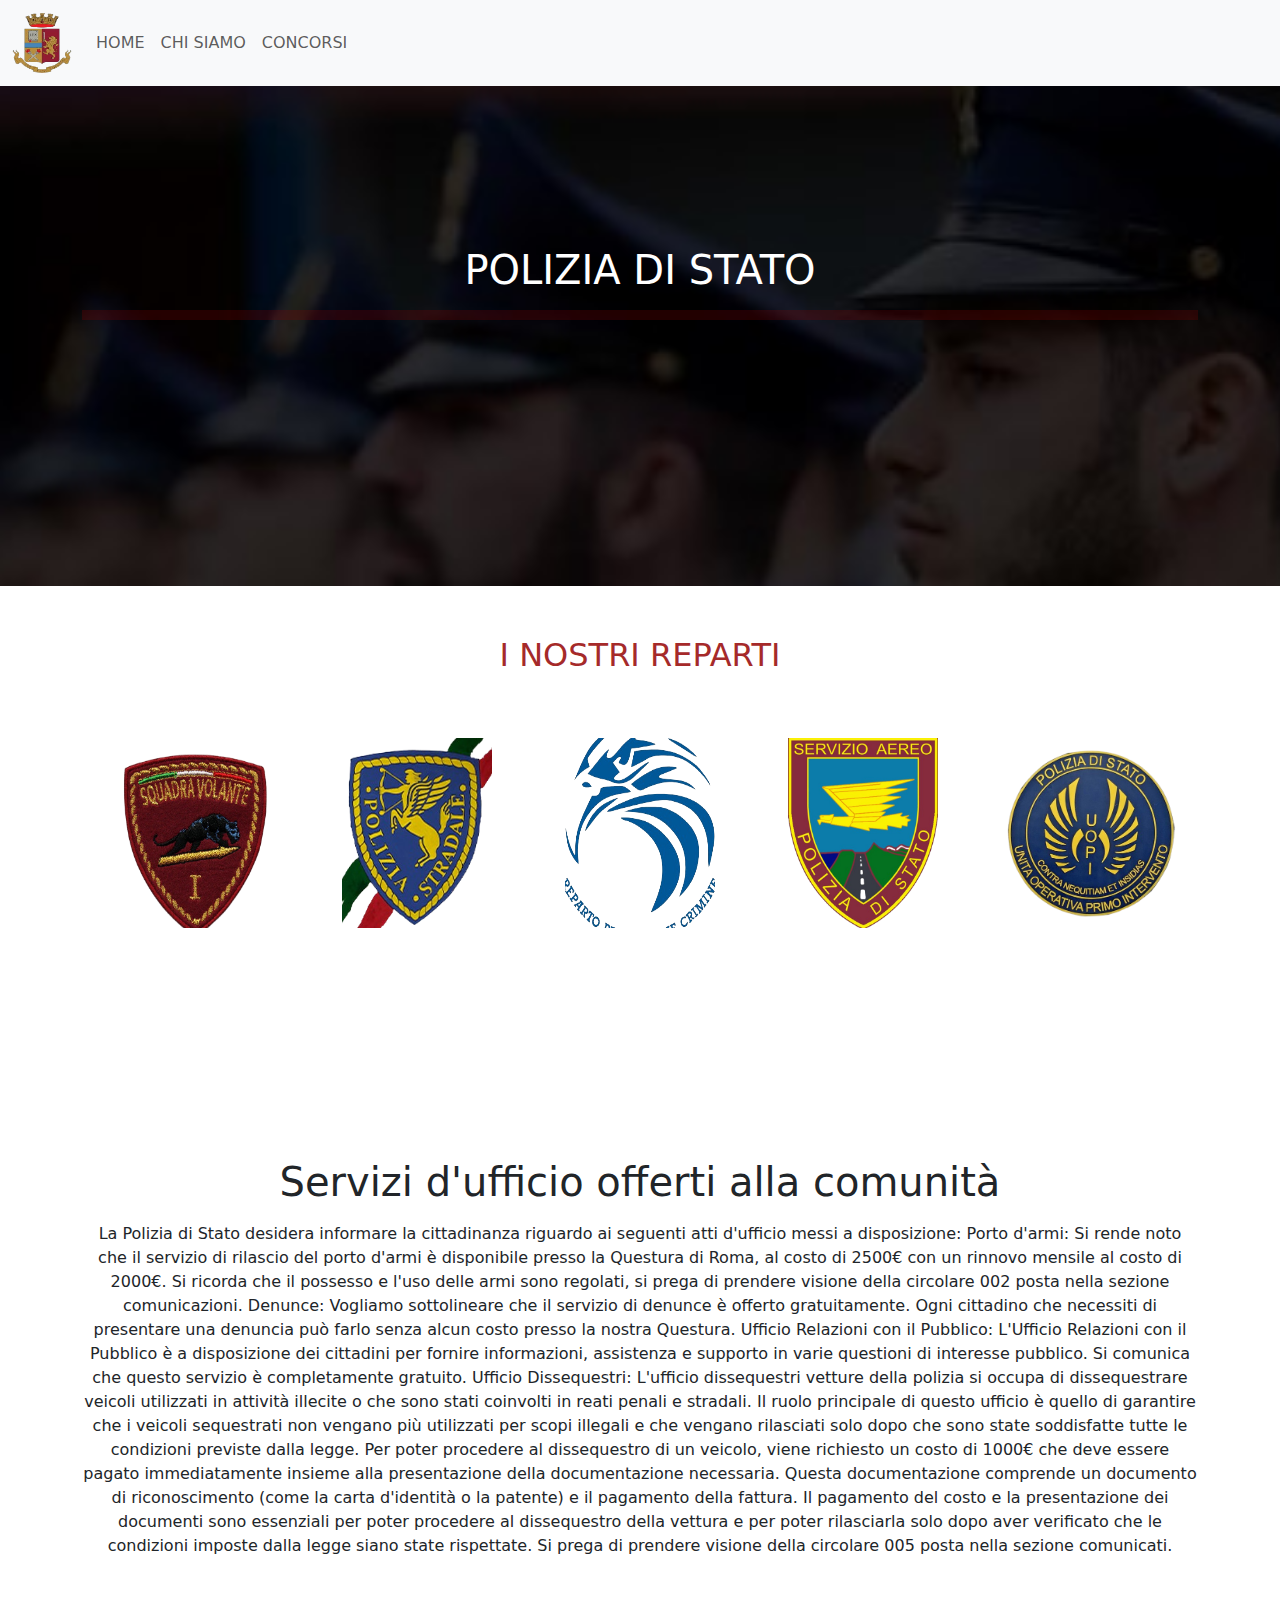
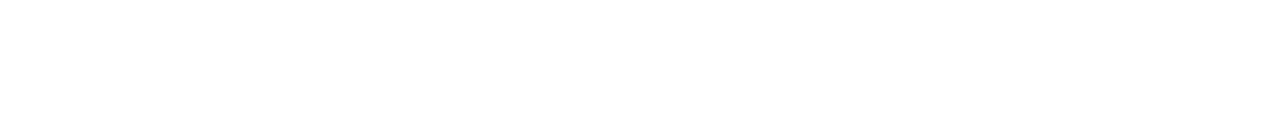
<file: docs/index.html>
<!DOCTYPE html>
<html>
<head>
    <meta charset='utf-8'>
    <meta http-equiv='X-UA-Compatible' content='IE=edge'>
    <title>Questura di ROMA - IMPERIUM RP</title>
    <link rel="shortcut icon" href="scr/img/logo-removebg-preview.png" type="image/x-icon">
    <meta name='viewport' content='width=device-width, initial-scale=1'>
    <link href="https://cdn.jsdelivr.net/npm/bootstrap@5.3.3/dist/css/bootstrap.min.css" rel="stylesheet" integrity="sha384-QWTKZyjpPEjISv5WaRU9OFeRpok6YctnYmDr5pNlyT2bRjXh0JMhjY6hW+ALEwIH" crossorigin="anonymous">
    <link rel='stylesheet' type='text/css' media='screen' href='scr/css/style.css'>
</head>
<header>
    <nav class="navbar navbar-expand-lg bg-body-tertiary">
        <div class="container-fluid">
          <a class="navbar-brand" href="index.html">
            <img src="scr/img/logo-removebg-preview.png" alt="Bootstrap" width="60" height="60">
          </a>
          <button class="navbar-toggler" type="button" data-bs-toggle="collapse" data-bs-target="#navbarNav" aria-controls="navbarNav" aria-expanded="false" aria-label="Toggle navigation">
            <span class="navbar-toggler-icon"></span>
          </button>
          <div class="collapse navbar-collapse" id="navbarNav">
            <ul class="navbar-nav">
              <li class="nav-item">
                <a class="nav-link" href="index.html">HOME</a>
              </li>
              <li class="nav-item">
                <a class="nav-link" href="chisiamo.html">CHI SIAMO</a>
              </li>
              <li class="nav-item">
                <a class="nav-link" href="concorsi.html">CONCORSI</a>
              </li>
              
            </ul>
          </div>
        </div>
      </nav>
</header>
<body>
    <div class="parallax1" style="background-image: url('scr/img/bg2.jpg');">
        <div class="container">
            <h1 class="text-center" style="padding-top: 160px; color: white;">POLIZIA DI STATO</h1>
            <hr class="hr">
        </div>
    </div>

    <div class="container">
        <div class="container text-center" style="padding-top: 50px;">
            <h2 class="text-center" style="color: brown;">I NOSTRI REPARTI</h2>
            <div class="row my-5">
              <div class="col my-3 d-flex justify-content-center">
                <img src="scr/img/1-removebg-preview.png" height="100px" width="150px" class="img-fluid" alt="1">
               
              </div>
              <div class="col my-3 d-flex justify-content-center">
                <img src="scr/img/2-removebg-preview.png" height="100px" width="150px" class="img-fluid" alt="2">
              </div>
              <div class="col my-3 d-flex justify-content-center">
                <img src="scr/img/3-removebg-preview.png" height="100px" width="150px" class="img-fluid" alt="REPARTO PREVENZIONE CRIMINE">
              </div>
              <div class="col my-3 d-flex justify-content-center">
                <img src="scr/img/4-removebg-preview.png" height="100px" width="150px" class="img-fluid" alt="SERVIZIO AEREO">
              </div>
              <div class="col my-3 d-flex justify-content-center">
                <img src="scr/img/s-l1600-removebg-preview.png" height="100px" width="200px" class="img-fluid" alt="UNITA OPERATIVE 1 INTERVENTO">
              </div>
            </div>
          </div>
    </div>

    <div class="container" style="padding-top: 150px; padding-bottom: 150px;">
        <h1 class="text-center my-3">Servizi d'ufficio offerti alla comunità</h1>

        <p class="text-center">
            La Polizia di Stato desidera informare la cittadinanza riguardo ai seguenti atti d'ufficio messi a disposizione:

Porto d'armi: Si rende noto che il servizio di rilascio del porto d'armi è disponibile presso la Questura di Roma, al costo di 2500€ con un rinnovo mensile al costo di 2000€. Si ricorda che il possesso e l'uso delle armi sono regolati, si prega di prendere visione della circolare 002 posta nella sezione comunicazioni.

Denunce: Vogliamo sottolineare che il servizio di denunce è offerto gratuitamente. Ogni cittadino che necessiti di presentare una denuncia può farlo senza alcun costo presso la nostra Questura. 

Ufficio Relazioni con il Pubblico: L'Ufficio Relazioni con il Pubblico è a disposizione dei cittadini per fornire informazioni, assistenza e supporto in varie questioni di interesse pubblico. Si comunica che questo servizio è completamente gratuito.

Ufficio Dissequestri: L'ufficio dissequestri vetture della polizia si occupa di dissequestrare veicoli utilizzati in attività illecite o che sono stati coinvolti in reati penali e stradali. Il ruolo principale di questo ufficio è quello di garantire che i veicoli sequestrati non vengano più utilizzati per scopi illegali e che vengano rilasciati solo dopo che sono state soddisfatte tutte le condizioni previste dalla legge. Per poter procedere al dissequestro di un veicolo, viene richiesto un costo di 1000€ che deve essere pagato immediatamente insieme alla presentazione della documentazione necessaria. Questa documentazione comprende un documento di riconoscimento (come la carta d'identità o la patente) e il pagamento della fattura. Il pagamento del costo e la presentazione dei documenti sono essenziali per poter procedere al dissequestro della vettura e per poter rilasciarla solo dopo aver verificato che le condizioni imposte dalla legge siano state rispettate. Si prega di prendere visione della circolare 005 posta nella sezione comunicati.


        </p>
    </div>


    <script src="https://cdn.jsdelivr.net/npm/bootstrap@5.3.3/dist/js/bootstrap.bundle.min.js" integrity="sha384-YvpcrYf0tY3lHB60NNkmXc5s9fDVZLESaAA55NDzOxhy9GkcIdslK1eN7N6jIeHz" crossorigin="anonymous"></script>
</body>
</html>
</file>
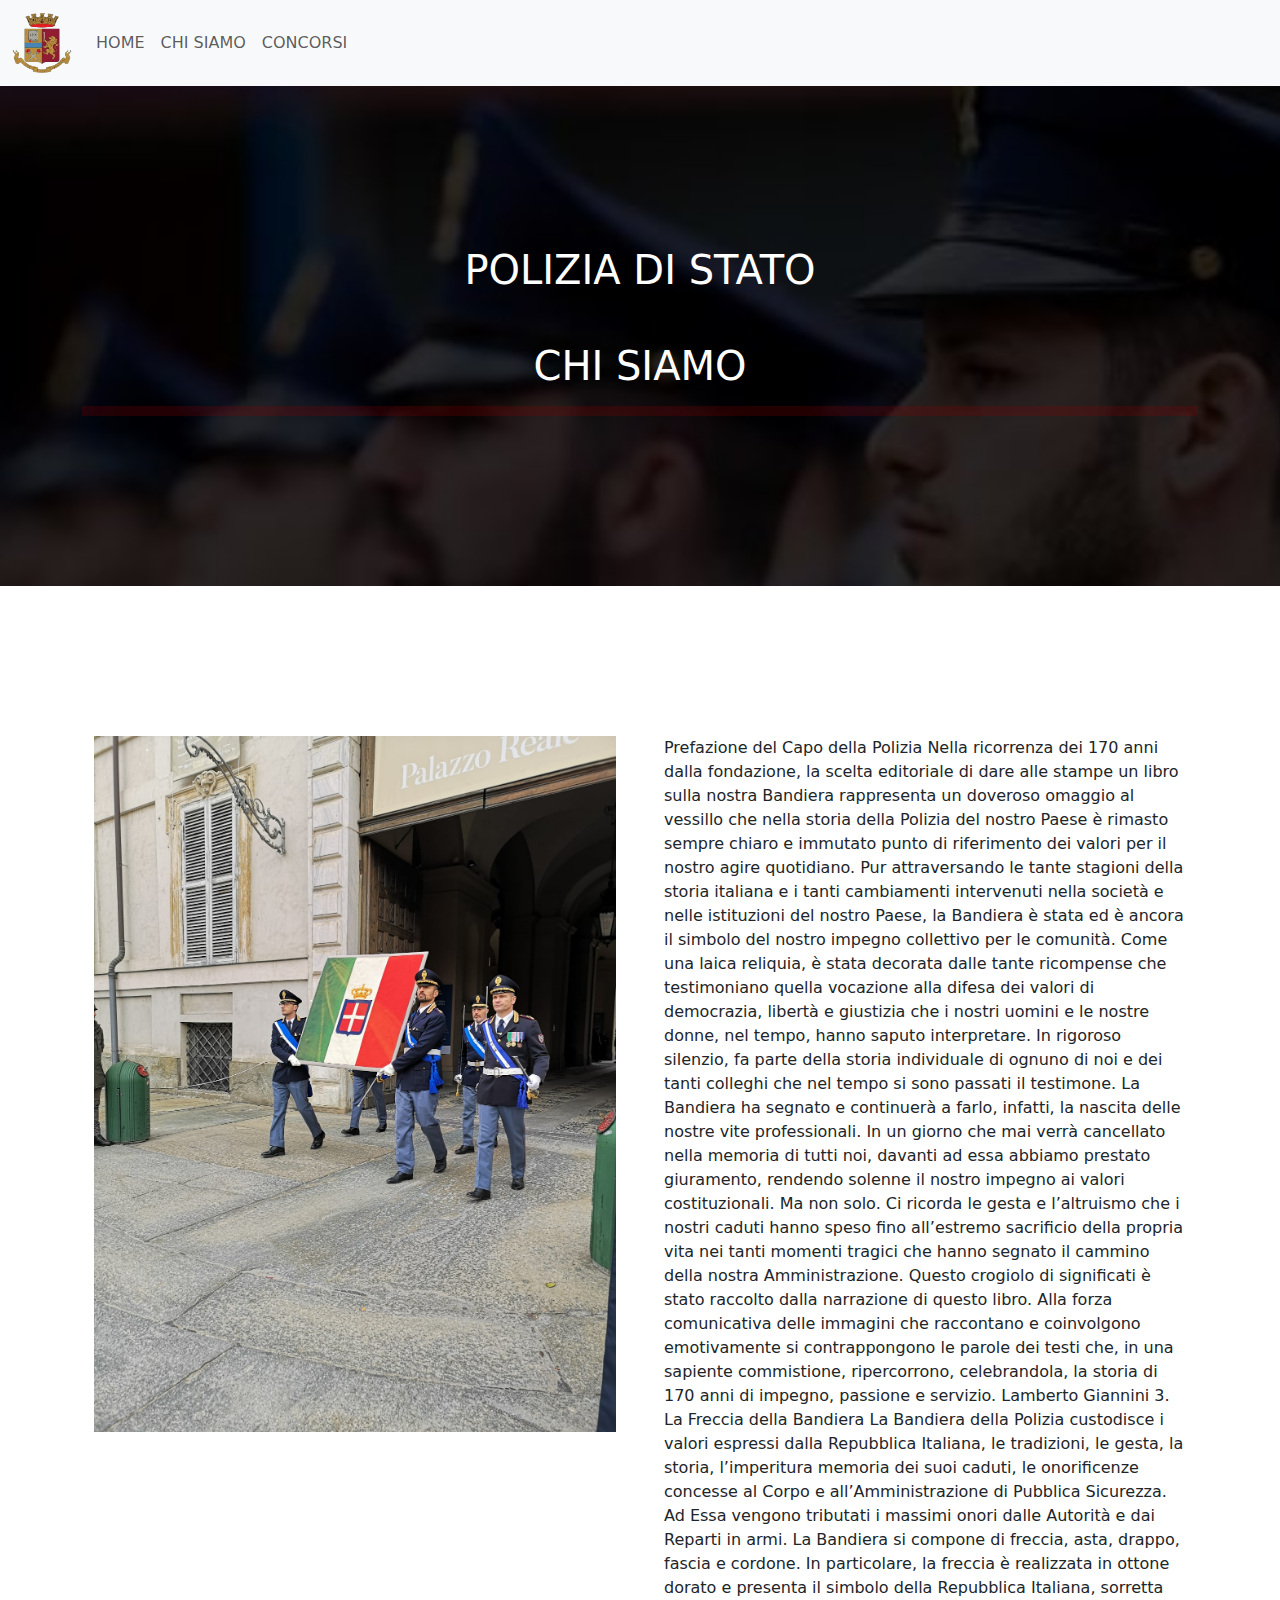
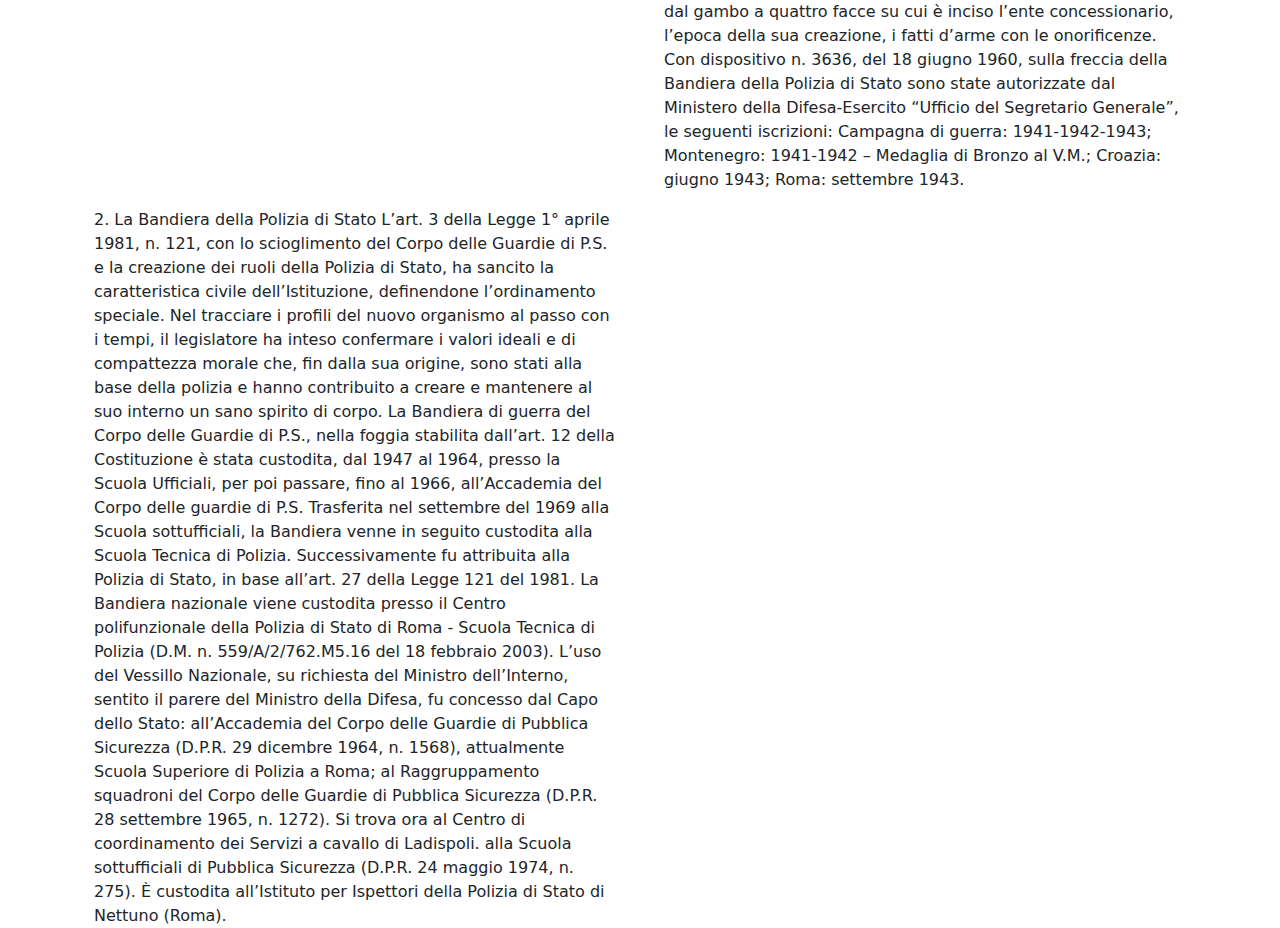
<file: docs/chisiamo.html>
<!DOCTYPE html>
<html>
<head>
    <meta charset='utf-8'>
    <meta http-equiv='X-UA-Compatible' content='IE=edge'>
    <title>Questura di ROMA - IMPERIUM RP</title>
    <link rel="shortcut icon" href="scr/img/logo-removebg-preview.png" type="image/x-icon">
    <meta name='viewport' content='width=device-width, initial-scale=1'>
    <link href="https://cdn.jsdelivr.net/npm/bootstrap@5.3.3/dist/css/bootstrap.min.css" rel="stylesheet" integrity="sha384-QWTKZyjpPEjISv5WaRU9OFeRpok6YctnYmDr5pNlyT2bRjXh0JMhjY6hW+ALEwIH" crossorigin="anonymous">
    <link rel='stylesheet' type='text/css' media='screen' href='scr/css/style.css'>
</head>
<header>
    <nav class="navbar navbar-expand-lg bg-body-tertiary">
        <div class="container-fluid">
          <a class="navbar-brand" href="index.html">
            <img src="scr/img/logo-removebg-preview.png" alt="Bootstrap" width="60" height="60">
          </a>
          <button class="navbar-toggler" type="button" data-bs-toggle="collapse" data-bs-target="#navbarNav" aria-controls="navbarNav" aria-expanded="false" aria-label="Toggle navigation">
            <span class="navbar-toggler-icon"></span>
          </button>
          <div class="collapse navbar-collapse" id="navbarNav">
            <ul class="navbar-nav">
              <li class="nav-item">
                <a class="nav-link" href="index.html">HOME</a>
              </li>
              <li class="nav-item">
                <a class="nav-link" href="chisiamo.html">CHI SIAMO</a>
              </li>
              <li class="nav-item">
                <a class="nav-link" href="concorsi.html">CONCORSI</a>
              </li>
              
            </ul>
          </div>
        </div>
      </nav>
</header>
<body>
    <div class="parallax1" style="background-image: url('scr/img/bg2.jpg');">
        <div class="container">
            <h1 class="text-center" style="padding-top: 160px; color: white;">POLIZIA DI STATO <br><br> CHI SIAMO</h1>
            <hr class="hr">
        </div>
    </div>

    <div class="container" style="padding-top: 150px;">
        <div class="row">
            <div class="col-md-6">
                <div class="container d-flex justify-content-start" data-aos="fade-in">
                    <img src="scr/img/Untitled.png" height="550" width="550" class="img-fluid" alt="...">
                </div>
            </div>
            <div class="col-md-6">
                <div class="container text-start" data-aos="fade-right">
                    <p class="p" id="p">
                      Prefazione del Capo della Polizia Nella ricorrenza dei 170 anni dalla fondazione, la scelta editoriale di dare alle stampe un libro sulla nostra Bandiera rappresenta un doveroso omaggio al vessillo che nella storia della Polizia del nostro Paese è rimasto sempre chiaro e immutato punto di riferimento dei valori per il nostro agire quotidiano. Pur attraversando le tante stagioni della storia italiana e i tanti cambiamenti intervenuti nella società e nelle istituzioni del nostro Paese, la Bandiera è stata ed è ancora il simbolo del nostro impegno collettivo per le comunità. Come una laica reliquia, è stata decorata dalle tante ricompense che testimoniano quella vocazione alla difesa dei valori di democrazia, libertà e giustizia che i nostri uomini e le nostre donne, nel tempo, hanno saputo interpretare. In rigoroso silenzio, fa parte della storia individuale di ognuno di noi e dei tanti colleghi che nel tempo si sono passati il testimone. La Bandiera ha segnato e continuerà a farlo, infatti, la nascita delle nostre vite professionali. In un giorno che mai verrà cancellato nella memoria di tutti noi, davanti ad essa abbiamo prestato giuramento, rendendo solenne il nostro impegno ai valori costituzionali. Ma non solo. Ci ricorda le gesta e l’altruismo che i nostri caduti hanno speso fino all’estremo sacrificio della propria vita nei tanti momenti tragici che hanno segnato il cammino della nostra Amministrazione. Questo crogiolo di significati è stato raccolto dalla narrazione di questo libro. Alla forza comunicativa delle immagini che raccontano e coinvolgono emotivamente si contrappongono le parole dei testi che, in una sapiente commistione, ripercorrono, celebrandola, la storia di 170 anni di impegno, passione e servizio. Lamberto Giannini 3. La Freccia della Bandiera La Bandiera della Polizia custodisce i valori espressi dalla Repubblica Italiana, le tradizioni, le gesta, la storia, l’imperitura memoria dei suoi caduti, le onorificenze concesse al Corpo e all’Amministrazione di Pubblica Sicurezza. Ad Essa vengono tributati i massimi onori dalle Autorità e dai Reparti in armi. La Bandiera si compone di freccia, asta, drappo, fascia e cordone. In particolare, la freccia è realizzata in ottone dorato e presenta il simbolo della Repubblica Italiana, sorretta dal gambo a quattro facce su cui è inciso l’ente concessionario, l’epoca della sua creazione, i fatti d’arme con le onorificenze. Con dispositivo n. 3636, del 18 giugno 1960, sulla freccia della Bandiera della Polizia di Stato sono state autorizzate dal Ministero della Difesa-Esercito “Ufficio del Segretario Generale”, le seguenti iscrizioni: Campagna di guerra: 1941-1942-1943; Montenegro: 1941-1942 – Medaglia di Bronzo al V.M.; Croazia: giugno 1943; Roma: settembre 1943.
                    </p>
                </div>
            </div>
        </div>
    </div>
    <div class="container">
        <div class="row">
            <div class="col-md-6">
                <div class="container d-flex justify-content-start" data-aos="fade-in">
                    2. La Bandiera della Polizia di Stato
L’art. 3 della Legge 1° aprile 1981, n. 121, con lo scioglimento del Corpo delle Guardie di P.S. e la creazione dei ruoli della Polizia di Stato, ha sancito la caratteristica civile dell’Istituzione, definendone l’ordinamento speciale. Nel tracciare i profili del nuovo organismo al passo con i tempi, il legislatore ha inteso confermare i valori ideali e di compattezza morale che, fin dalla sua origine, sono stati alla base della polizia e hanno contribuito a creare e mantenere al suo interno un sano spirito di corpo. La Bandiera di guerra del Corpo delle Guardie di P.S., nella foggia stabilita dall’art. 12 della Costituzione è stata custodita, dal 1947 al 1964, presso la Scuola Ufficiali, per poi passare, fino al 1966, all’Accademia del Corpo delle guardie di P.S. Trasferita nel settembre del 1969 alla Scuola sottufficiali, la Bandiera venne in seguito custodita alla Scuola Tecnica di Polizia. Successivamente fu attribuita alla Polizia di Stato, in base all’art. 27 della Legge 121 del 1981. La Bandiera nazionale viene custodita presso il Centro polifunzionale della Polizia di Stato di Roma - Scuola Tecnica di Polizia (D.M. n. 559/A/2/762.M5.16 del 18 febbraio 2003). L’uso del Vessillo Nazionale, su richiesta del Ministro dell’Interno, sentito il parere del Ministro della Difesa, fu concesso dal Capo dello Stato:
all’Accademia del Corpo delle Guardie di Pubblica Sicurezza (D.P.R. 29 dicembre 1964, n. 1568), attualmente Scuola Superiore di Polizia a Roma;
al Raggruppamento squadroni del Corpo delle Guardie di Pubblica Sicurezza (D.P.R. 28 settembre 1965, n. 1272). Si trova ora al Centro di coordinamento dei Servizi a cavallo di Ladispoli.
alla Scuola sottufficiali di Pubblica Sicurezza (D.P.R. 24 maggio 1974, n. 275). È custodita all’Istituto per Ispettori della Polizia di Stato di Nettuno (Roma).
                </div>
            </div>
            </div>
        </div>
    </div>

    
    <script src="https://cdn.jsdelivr.net/npm/bootstrap@5.3.3/dist/js/bootstrap.bundle.min.js" integrity="sha384-YvpcrYf0tY3lHB60NNkmXc5s9fDVZLESaAA55NDzOxhy9GkcIdslK1eN7N6jIeHz" crossorigin="anonymous"></script>
</body>
</html>
</file>
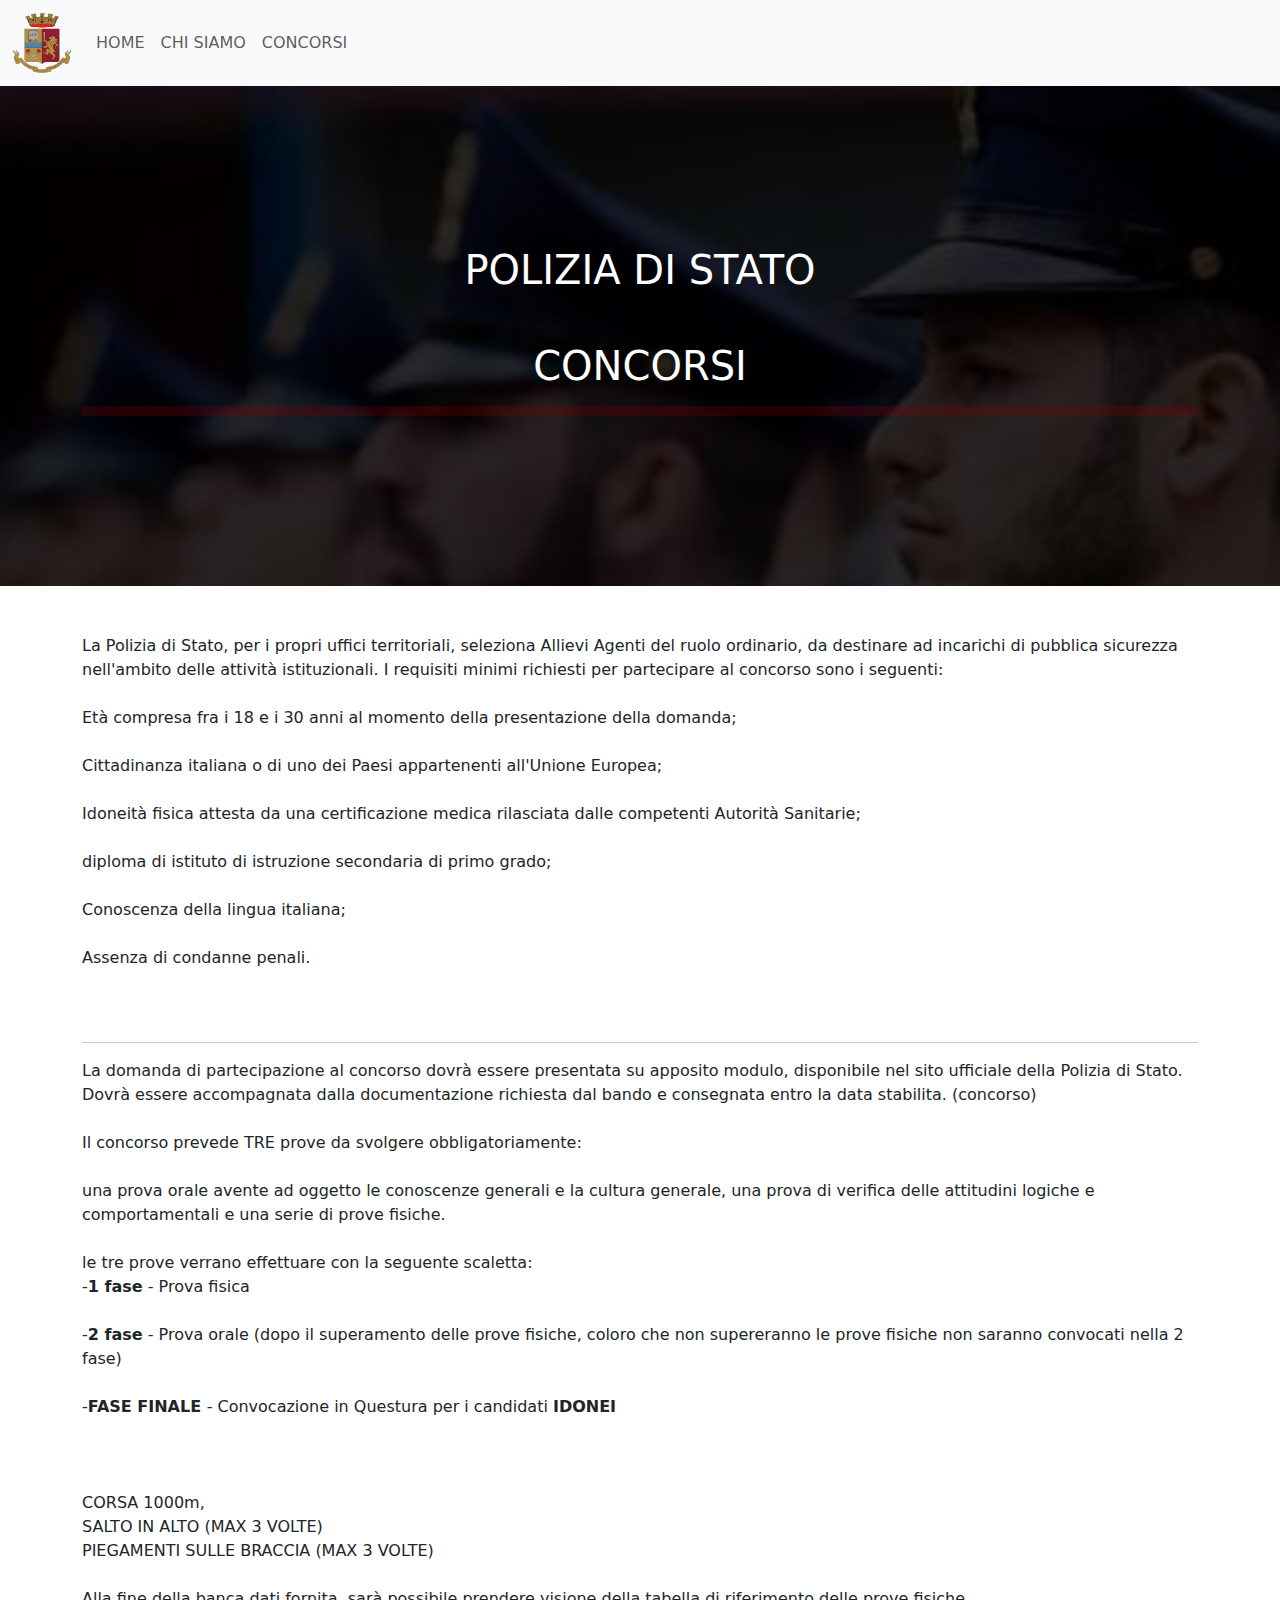
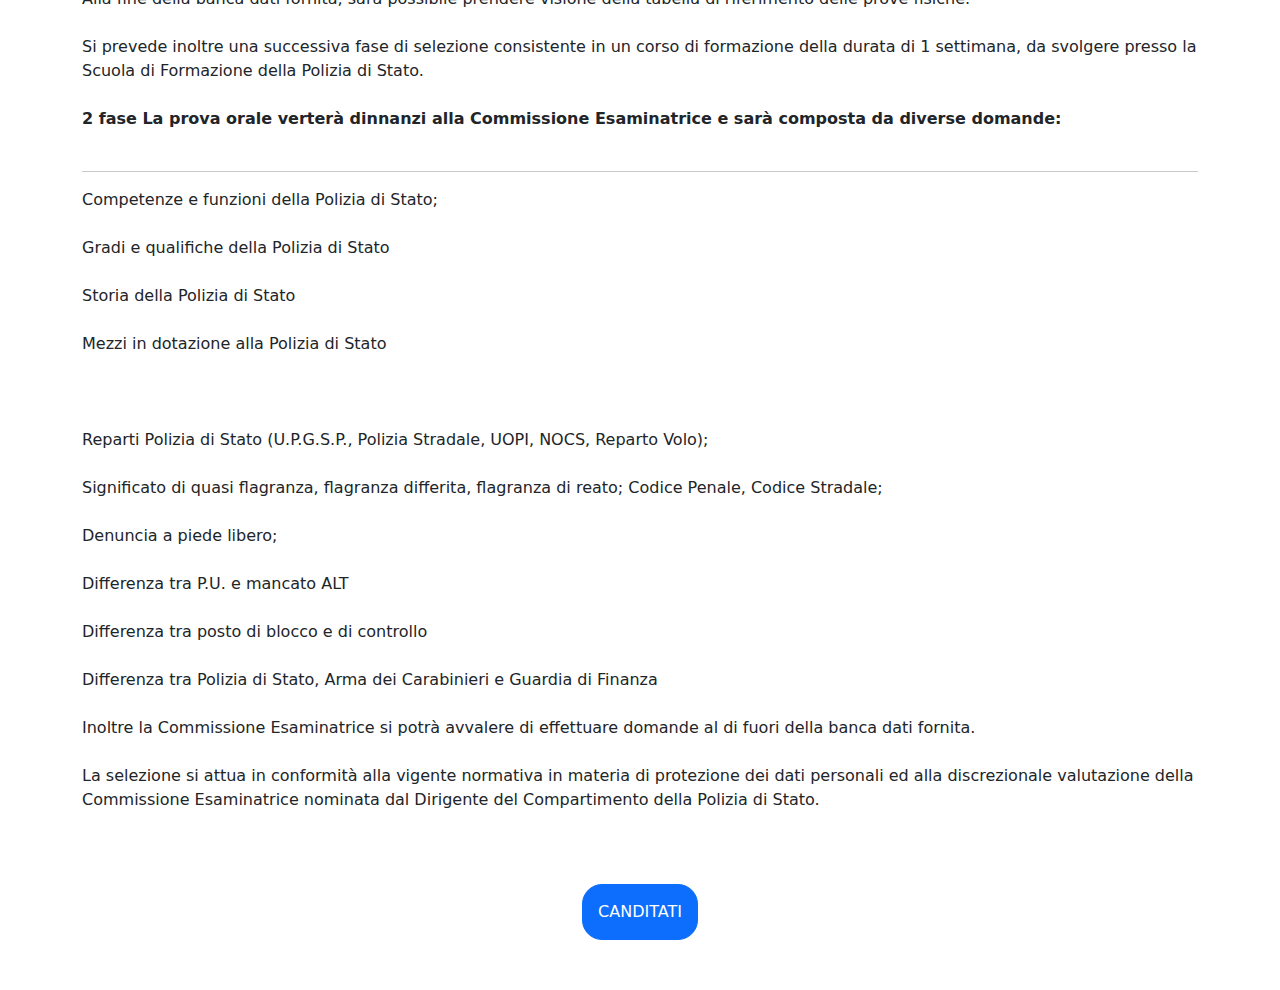
<file: docs/concorsi.html>
<!DOCTYPE html>
<html>
<head>
    <meta charset='utf-8'>
    <meta http-equiv='X-UA-Compatible' content='IE=edge'>
    <title>Questura di ROMA - IMPERIUM RP</title>
    <link rel="shortcut icon" href="scr/img/logo-removebg-preview.png" type="image/x-icon">
    <meta name='viewport' content='width=device-width, initial-scale=1'>
    <link href="https://cdn.jsdelivr.net/npm/bootstrap@5.3.3/dist/css/bootstrap.min.css" rel="stylesheet" integrity="sha384-QWTKZyjpPEjISv5WaRU9OFeRpok6YctnYmDr5pNlyT2bRjXh0JMhjY6hW+ALEwIH" crossorigin="anonymous">
    <link rel='stylesheet' type='text/css' media='screen' href='scr/css/style.css'>
</head>
<header>
    <nav class="navbar navbar-expand-lg bg-body-tertiary">
        <div class="container-fluid">
          <a class="navbar-brand" href="index.html">
            <img src="scr/img/logo-removebg-preview.png" alt="Bootstrap" width="60" height="60">
          </a>
          <button class="navbar-toggler" type="button" data-bs-toggle="collapse" data-bs-target="#navbarNav" aria-controls="navbarNav" aria-expanded="false" aria-label="Toggle navigation">
            <span class="navbar-toggler-icon"></span>
          </button>
          <div class="collapse navbar-collapse" id="navbarNav">
            <ul class="navbar-nav">
              <li class="nav-item">
                <a class="nav-link" href="index.html">HOME</a>
              </li>
              <li class="nav-item">
                <a class="nav-link" href="chisiamo.html">CHI SIAMO</a>
              </li>
              <li class="nav-item">
                <a class="nav-link" href="concorsi.html">CONCORSI</a>
              </li>
              
            </ul>
          </div>
        </div>
      </nav>
</header>
<body>
    <div class="parallax1" style="background-image: url('scr/img/bg2.jpg');">
        <div class="container">
            <h1 class="text-center" style="padding-top: 160px; color: white;">POLIZIA DI STATO <br><br> CONCORSI</h1>
            <hr class="hr">
        </div>
    </div>

    <div class="container my-5">
        <p class="text-start my-5">
            La Polizia di Stato, per i propri uffici territoriali, seleziona Allievi Agenti del ruolo ordinario, da destinare ad incarichi di pubblica sicurezza nell'ambito delle attività istituzionali. I requisiti minimi richiesti per partecipare al concorso sono i seguenti:<br><br>


Età compresa fra i 18 e i 30 anni al momento della presentazione della domanda;<br><br>

Cittadinanza italiana o di uno dei Paesi appartenenti all'Unione Europea;<br><br>

Idoneità fisica attesta da una certificazione medica rilasciata dalle competenti Autorità Sanitarie;<br><br>

diploma di istituto di istruzione secondaria di primo grado;<br><br>

Conoscenza della lingua italiana;<br><br>

Assenza di condanne penali.<br><br>

<hr>

La domanda di partecipazione al concorso dovrà essere presentata su apposito modulo, disponibile nel sito ufficiale della Polizia di Stato. Dovrà essere accompagnata dalla documentazione richiesta dal bando e consegnata entro la data stabilita. (concorso)<br><br>
Il concorso prevede TRE prove da svolgere obbligatoriamente:<br><br>
una prova orale avente ad oggetto le conoscenze generali e la cultura generale, una prova di verifica delle attitudini logiche e comportamentali e una serie di prove fisiche.<br><br>
le tre prove verrano effettuare con la seguente scaletta: <br>

-<b>1 fase</b> - Prova fisica<br><br>

-<b>2 fase</b> - Prova orale (dopo il superamento delle prove fisiche, coloro che non supereranno le prove fisiche non saranno convocati nella 2 fase)<br><br>

-<b>FASE FINALE </b>- Convocazione in Questura per i candidati <b>IDONEI</b> <br><br>

<br><br>
CORSA 1000m,<br>
SALTO IN ALTO (MAX 3 VOLTE)<br>
PIEGAMENTI SULLE BRACCIA (MAX 3 VOLTE)<br><br>


Alla fine della banca dati fornita, sarà possibile prendere visione della tabella di riferimento delle prove fisiche.<br><br>


Si prevede inoltre una successiva fase di selezione consistente in un corso di formazione della durata di 1 settimana, da svolgere presso la Scuola di Formazione della Polizia di Stato.<br><br>

<b>2 fase La prova orale verterà dinnanzi alla Commissione Esaminatrice e sarà composta da diverse domande:<br><br></b>

<hr>

Competenze e funzioni della Polizia di Stato; <br><br>

Gradi e qualifiche della Polizia di Stato<br><br>

Storia della Polizia di Stato<br><br>

Mezzi in dotazione alla Polizia di Stato<br><br>

<br><br>

Reparti Polizia di Stato (U.P.G.S.P., Polizia Stradale, UOPI, NOCS, Reparto Volo); <br><br>

Significato di quasi flagranza, flagranza differita, flagranza di reato; Codice Penale, Codice Stradale; <br><br>

Denuncia a piede libero;<br><br>

Differenza tra P.U. e mancato ALT<br><br>

Differenza tra posto di blocco e di controllo<br><br>

Differenza tra Polizia di Stato, Arma dei Carabinieri e Guardia di Finanza<br><br>


Inoltre la Commissione Esaminatrice si potrà avvalere di effettuare domande al di fuori della banca dati fornita.<br><br>

La selezione si attua in conformità alla vigente normativa in materia di protezione dei dati personali ed alla discrezionale valutazione della Commissione Esaminatrice nominata dal Dirigente del Compartimento della Polizia di Stato.<br><br>
        </p>
    </div>

    <div class="container d-flex justify-content-center" style="padding-bottom: 50px;">
        <button type="button" class="btn btn-primary"><a href="https://docs.google.com/forms/d/e/1FAIpQLSc0th9gv3gcypDUBd5nUo85ICu7YP9WZTcMjRgONuuIE_0k3w/viewform?usp=pp_url" style="text-decoration: none; color: white;">CANDITATI</a></button>
    </div>
    


    <script src="https://cdn.jsdelivr.net/npm/bootstrap@5.3.3/dist/js/bootstrap.bundle.min.js" integrity="sha384-YvpcrYf0tY3lHB60NNkmXc5s9fDVZLESaAA55NDzOxhy9GkcIdslK1eN7N6jIeHz" crossorigin="anonymous"></script>
</body>
</html>
</file>
<file: docs/scr/css/style.css>
*
{
    margin: 0;
    padding: 0;

    scroll-behavior: smooth;
}

.parallax1
{
    background-image: url("scr/img/bg2.jpg");
  
    min-height: 500px;
  
    background-attachment: fixed;
    background-position: center;
    background-repeat: no-repeat;
    background-size: cover;
}

.hr
{
    color: rgb(255, 0, 0);
    background-color: rgb(134, 0, 0);
    height: 10px;
    border: 2px solid transparent;
}

.btn
{
    padding:  15px 15px 15px 15px;
    border-radius: 20px;
}
</file>
